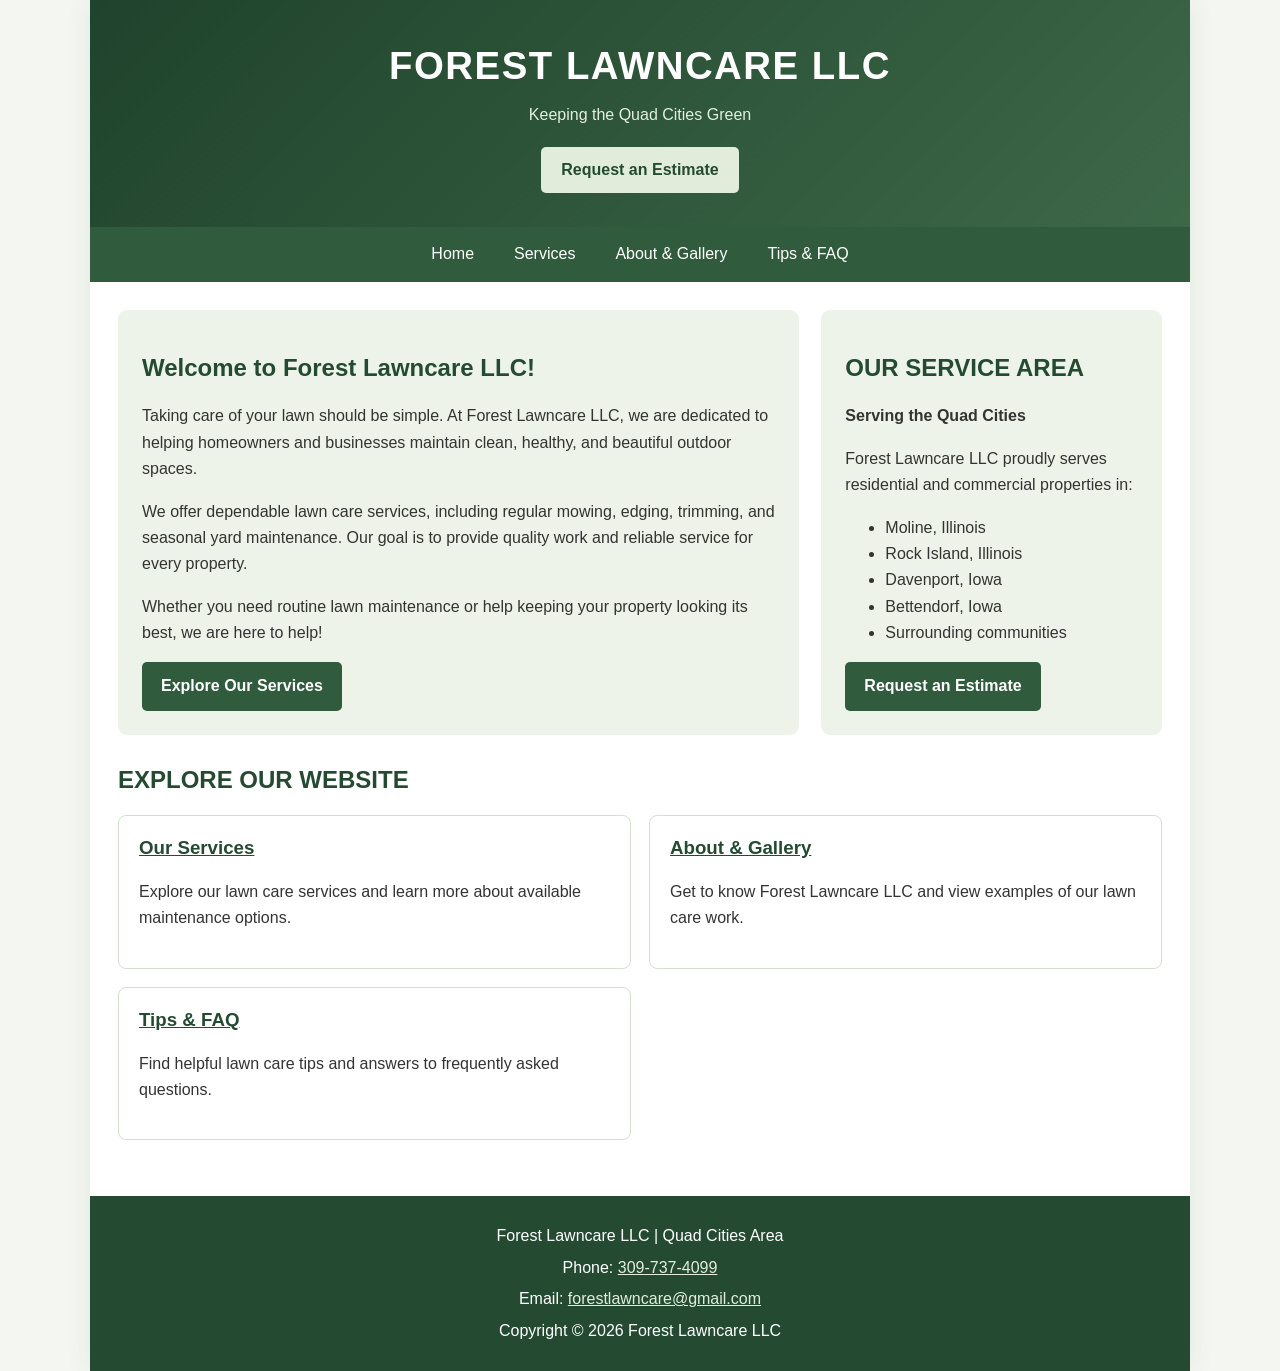
<file: index.html>
<!DOCTYPE html>
<html lang="en">
<head>
    <meta charset="utf-8">
    <meta name="viewport" content="width=device-width, initial-scale=1.0">
    <meta name="description" content="Forest Lawncare LLC provides dependable lawn care services for homes and businesses throughout the Quad Cities.">
    <meta name="keywords" content="Forest Lawncare LLC, Quad Cities lawn care, mowing, edging, yard maintenance">
    <meta name="author" content="Forest Lawncare LLC">
    <title>Forest Lawncare LLC | Home</title>
    <link rel="stylesheet" href="styles.css">
</head>

<body>

<div id="wrapper">

    <header>
        <div class="header-brand">
            <h1>FOREST LAWNCARE LLC</h1>
            <p class="tagline">Keeping the Quad Cities Green</p>
        </div>

        <a class="header-cta" href="services.html#estimate">
            Request an Estimate
        </a>
    </header>

    <nav>
        <ul>
            <li><a href="index.html">Home</a></li>
            <li><a href="services.html">Services</a></li>
            <li><a href="about.html">About &amp; Gallery</a></li>
            <li><a href="tips.html">Tips &amp; FAQ</a></li>
        </ul>
    </nav>

    <main>

        <div class="top-grid">

            <section class="intro-box">
                <h2>Welcome to Forest Lawncare LLC!</h2>

                <p>
                    Taking care of your lawn should be simple. At Forest
                    Lawncare LLC, we are dedicated to helping homeowners
                    and businesses maintain clean, healthy, and beautiful
                    outdoor spaces.
                </p>

                <p>
                    We offer dependable lawn care services, including
                    regular mowing, edging, trimming, and seasonal yard
                    maintenance. Our goal is to provide quality work and
                    reliable service for every property.
                </p>

                <p>
                    Whether you need routine lawn maintenance or help
                    keeping your property looking its best, we are here
                    to help!
                </p>

                <a class="btn" href="services.html">
                    Explore Our Services
                </a>
            </section>

            <aside class="service-area-box">
                <h2>OUR SERVICE AREA</h2>

                <p><strong>Serving the Quad Cities</strong></p>

                <p>
                    Forest Lawncare LLC proudly serves residential and
                    commercial properties in:
                </p>

                <ul>
                    <li>Moline, Illinois</li>
                    <li>Rock Island, Illinois</li>
                    <li>Davenport, Iowa</li>
                    <li>Bettendorf, Iowa</li>
                    <li>Surrounding communities</li>
                </ul>

                <a class="btn" href="services.html#estimate">
                    Request an Estimate
                </a>
            </aside>

        </div>

        <section class="explore-section">

            <h2>EXPLORE OUR WEBSITE</h2>

            <div class="explore-grid">

                <article class="card">
                    <h3>
                        <a href="services.html">Our Services</a>
                    </h3>

                    <p>
                        Explore our lawn care services and learn more
                        about available maintenance options.
                    </p>
                </article>

                <article class="card">
                    <h3>
                        <a href="about.html">About &amp; Gallery</a>
                    </h3>

                    <p>
                        Get to know Forest Lawncare LLC and view
                        examples of our lawn care work.
                    </p>
                </article>

                <article class="card">
                    <h3>
                        <a href="tips.html">Tips &amp; FAQ</a>
                    </h3>

                    <p>
                        Find helpful lawn care tips and answers to
                        frequently asked questions.
                    </p>
                </article>

            </div>
        </section>

    </main>

    <footer>

        <p>
            Forest Lawncare LLC | Quad Cities Area
        </p>

        <p>Phone: <a href="tel:+13097374099">309-737-4099</a></p>

        <p>
            Email:
            <a href="mailto:forestlawncare@gmail.com">
                forestlawncare@gmail.com
            </a>
        </p>

        <p>
            Copyright &copy; 2026 Forest Lawncare LLC
        </p>

        <p>
        </p>

    </footer>

</div>

</body>
</html>
</file>
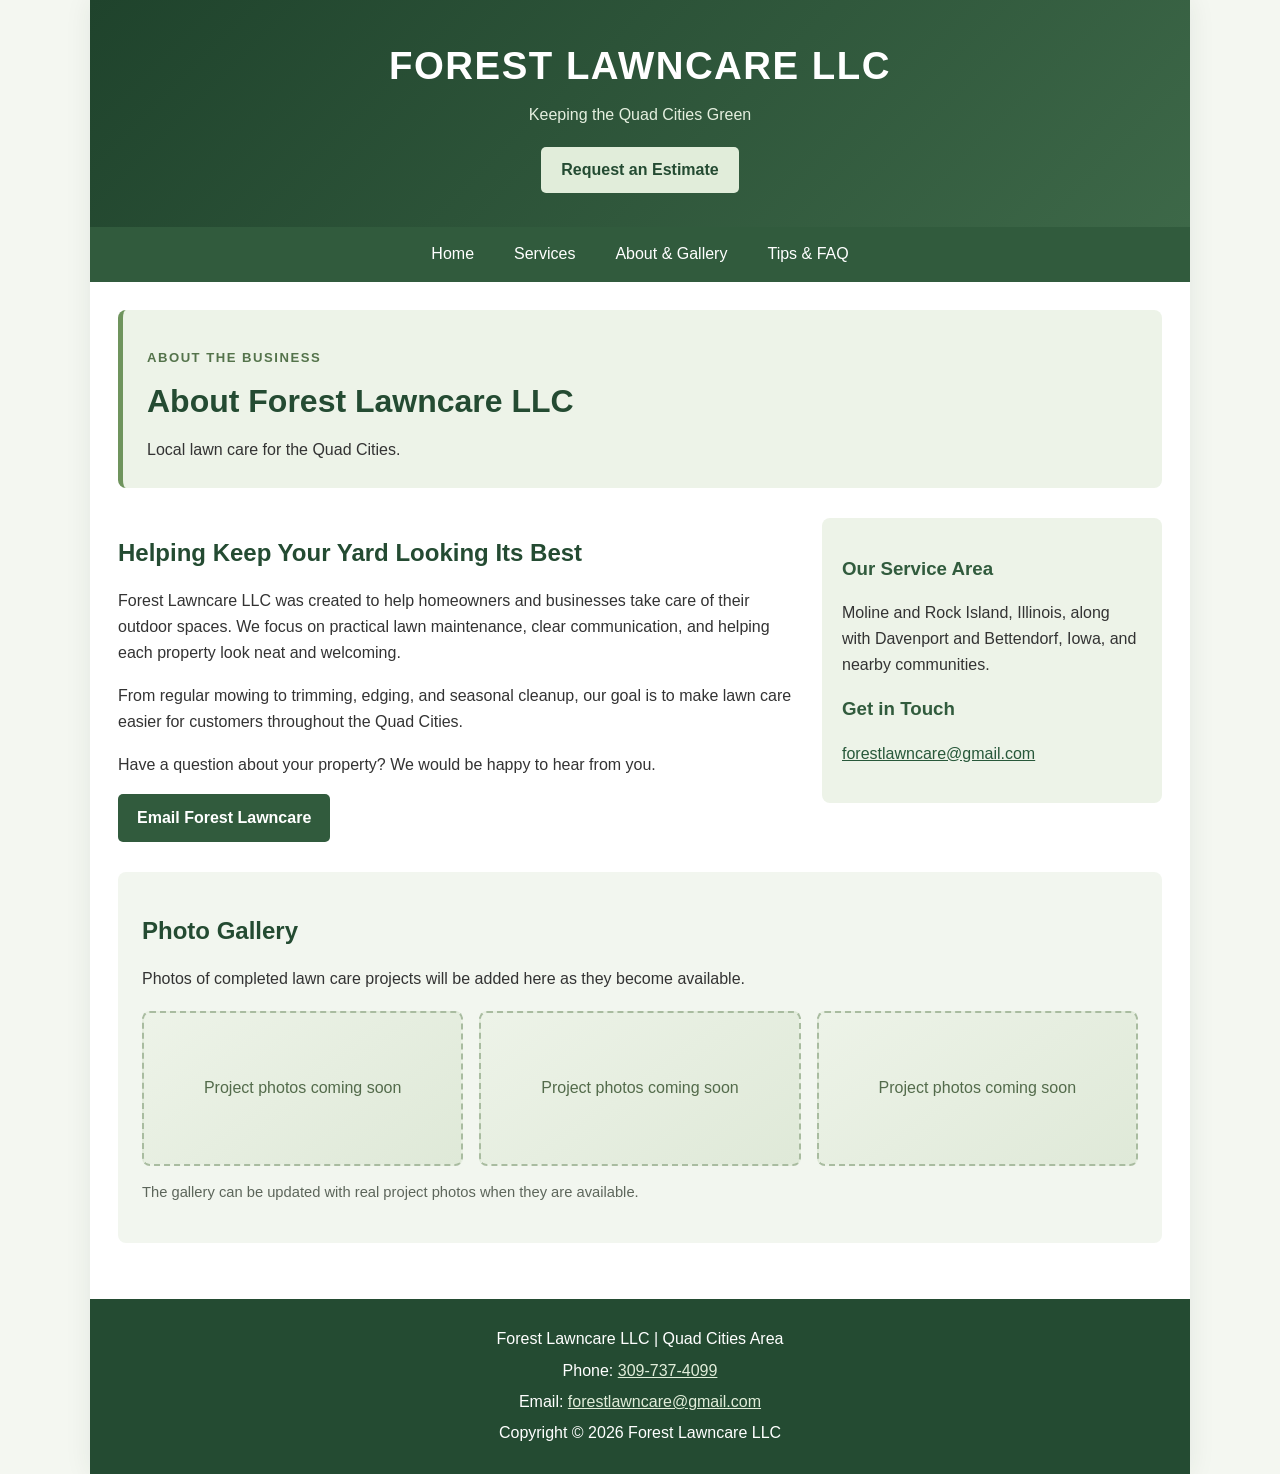
<file: about.html>
<!DOCTYPE html>
<html lang="en">
<head>
  <meta charset="utf-8">
  <meta name="viewport" content="width=device-width, initial-scale=1.0">
  <meta name="description" content="Learn about Forest Lawncare LLC and view the lawn care photo gallery.">
  <title>About & Gallery | Forest Lawncare LLC</title>
  <link rel="stylesheet" href="styles.css">
</head>
<body>
<div id="wrapper">
  <header>
    <div class="header-brand">
      <h1>FOREST LAWNCARE LLC</h1>
      <p class="tagline">Keeping the Quad Cities Green</p>
    </div>
    <a class="header-cta" href="services.html#estimate">Request an Estimate</a>
  </header>
  <nav aria-label="Main navigation">
    <ul>
      <li><a href="index.html">Home</a></li>
      <li><a href="services.html">Services</a></li>
      <li><a href="about.html">About &amp; Gallery</a></li>
      <li><a href="tips.html">Tips &amp; FAQ</a></li>
    </ul>
  </nav>
  <main>

    <section class="page-intro">
      <p class="eyebrow">ABOUT THE BUSINESS</p>
      <h2>About Forest Lawncare LLC</h2>
      <p>Local lawn care for the Quad Cities.</p>
    </section>
    <section class="content-section two-column">
      <div>
        <h2>Helping Keep Your Yard Looking Its Best</h2>
        <p>Forest Lawncare LLC was created to help homeowners and businesses take care of their outdoor spaces. We focus on practical lawn maintenance, clear communication, and helping each property look neat and welcoming.</p>
        <p>From regular mowing to trimming, edging, and seasonal cleanup, our goal is to make lawn care easier for customers throughout the Quad Cities.</p>
        <p>Have a question about your property? We would be happy to hear from you.</p>
        <a class="btn" href="mailto:forestlawncare@gmail.com">Email Forest Lawncare</a>
      </div>
      <aside class="highlight-panel">
        <h3>Our Service Area</h3>
        <p>Moline and Rock Island, Illinois, along with Davenport and Bettendorf, Iowa, and nearby communities.</p>
        <h3>Get in Touch</h3>
        <p><a href="mailto:forestlawncare@gmail.com">forestlawncare@gmail.com</a></p>
      </aside>
    </section>
    <section class="content-section shaded-section">
      <h2>Photo Gallery</h2>
      <p>Photos of completed lawn care projects will be added here as they become available.</p>
      <div class="gallery-placeholder-grid">
        <div class="gallery-placeholder"><span>Project photos coming soon</span></div>
        <div class="gallery-placeholder"><span>Project photos coming soon</span></div>
        <div class="gallery-placeholder"><span>Project photos coming soon</span></div>
      </div>
      <p class="small-note">The gallery can be updated with real project photos when they are available.</p>
    </section>
  </main>
  <footer>
    <p>Forest Lawncare LLC | Quad Cities Area</p>
    <p>Phone: <a href="tel:+13097374099">309-737-4099</a></p>
<p>Email: <a href="mailto:forestlawncare@gmail.com">forestlawncare@gmail.com</a></p>
    <p>Copyright &copy; 2026 Forest Lawncare LLC</p>
  </footer>
</div>
</body>
</html>
</file>
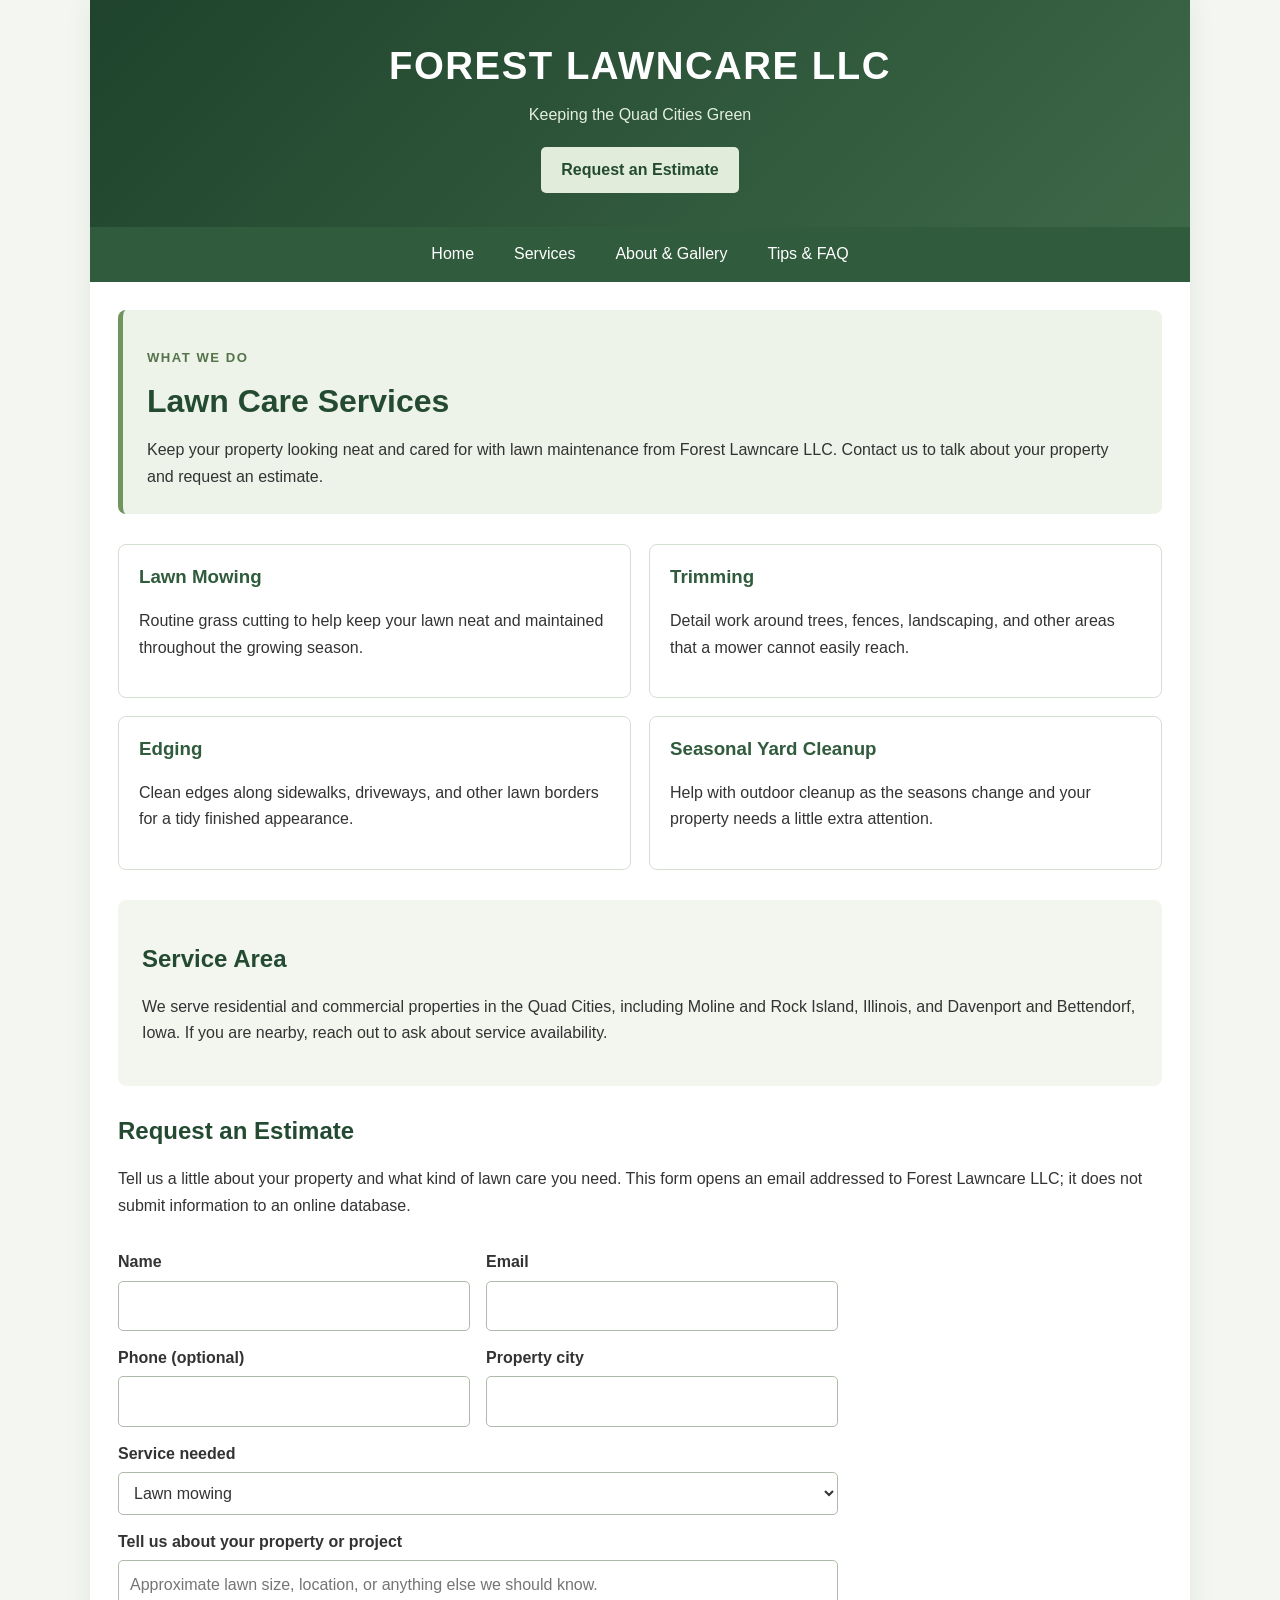
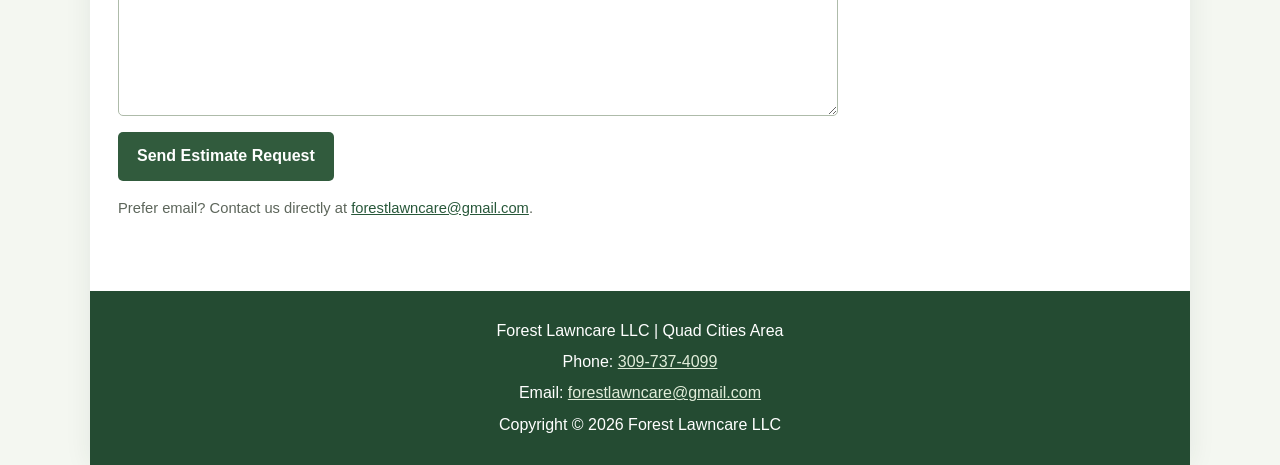
<file: services.html>
<!DOCTYPE html>
<html lang="en">
<head>
  <meta charset="utf-8">
  <meta name="viewport" content="width=device-width, initial-scale=1.0">
  <meta name="description" content="Lawn mowing, trimming, edging, and seasonal yard cleanup from Forest Lawncare LLC in the Quad Cities.">
  <title>Lawn Care Services | Forest Lawncare LLC</title>
  <link rel="stylesheet" href="styles.css">
</head>
<body>
<div id="wrapper">
  <header>
    <div class="header-brand">
      <h1>FOREST LAWNCARE LLC</h1>
      <p class="tagline">Keeping the Quad Cities Green</p>
    </div>
    <a class="header-cta" href="services.html#estimate">Request an Estimate</a>
  </header>
  <nav aria-label="Main navigation">
    <ul>
      <li><a href="index.html">Home</a></li>
      <li><a href="services.html">Services</a></li>
      <li><a href="about.html">About &amp; Gallery</a></li>
      <li><a href="tips.html">Tips &amp; FAQ</a></li>
    </ul>
  </nav>
  <main>

    <section class="page-intro">
      <p class="eyebrow">WHAT WE DO</p>
      <h2>Lawn Care Services</h2>
      <p>Keep your property looking neat and cared for with lawn maintenance from Forest Lawncare LLC. Contact us to talk about your property and request an estimate.</p>
    </section>
    <section class="content-section">
      <div class="service-grid">
        <article class="card service-card"><h3>Lawn Mowing</h3><p>Routine grass cutting to help keep your lawn neat and maintained throughout the growing season.</p></article>
        <article class="card service-card"><h3>Trimming</h3><p>Detail work around trees, fences, landscaping, and other areas that a mower cannot easily reach.</p></article>
        <article class="card service-card"><h3>Edging</h3><p>Clean edges along sidewalks, driveways, and other lawn borders for a tidy finished appearance.</p></article>
        <article class="card service-card"><h3>Seasonal Yard Cleanup</h3><p>Help with outdoor cleanup as the seasons change and your property needs a little extra attention.</p></article>
      </div>
    </section>
    <section class="content-section shaded-section">
      <h2>Service Area</h2>
      <p>We serve residential and commercial properties in the Quad Cities, including Moline and Rock Island, Illinois, and Davenport and Bettendorf, Iowa. If you are nearby, reach out to ask about service availability.</p>
    </section>
    <section class="content-section" id="estimate">
      <h2>Request an Estimate</h2>
      <p>Tell us a little about your property and what kind of lawn care you need. This form opens an email addressed to Forest Lawncare LLC; it does not submit information to an online database.</p>
      <form class="estimate-form" action="mailto:forestlawncare@gmail.com" method="post" enctype="text/plain">
        <div class="form-grid">
          <div><label for="customer-name">Name</label><input id="customer-name" name="Name" type="text" required></div>
          <div><label for="customer-email">Email</label><input id="customer-email" name="Email" type="email" required></div>
          <div><label for="customer-phone">Phone (optional)</label><input id="customer-phone" name="Phone" type="tel"></div>
          <div><label for="property-city">Property city</label><input id="property-city" name="Property city" type="text"></div>
        </div>
        <label for="requested-service">Service needed</label>
        <select id="requested-service" name="Service needed">
          <option value="Lawn mowing">Lawn mowing</option>
          <option value="Trimming and edging">Trimming and edging</option>
          <option value="Seasonal yard cleanup">Seasonal yard cleanup</option>
          <option value="Multiple services">Multiple services</option>
          <option value="Not sure yet">Not sure yet</option>
        </select>
        <label for="property-details">Tell us about your property or project</label>
        <textarea id="property-details" name="Project details" rows="5" placeholder="Approximate lawn size, location, or anything else we should know."></textarea>
        <button class="btn form-button" type="submit">Send Estimate Request</button>
      </form>
      <p class="small-note">Prefer email? Contact us directly at <a href="mailto:forestlawncare@gmail.com">forestlawncare@gmail.com</a>.</p>
    </section>
  </main>
  <footer>
    <p>Forest Lawncare LLC | Quad Cities Area</p>
    <p>Phone: <a href="tel:+13097374099">309-737-4099</a></p>
<p>Email: <a href="mailto:forestlawncare@gmail.com">forestlawncare@gmail.com</a></p>
    <p>Copyright &copy; 2026 Forest Lawncare LLC</p>
  </footer>
</div>
</body>
</html>
</file>
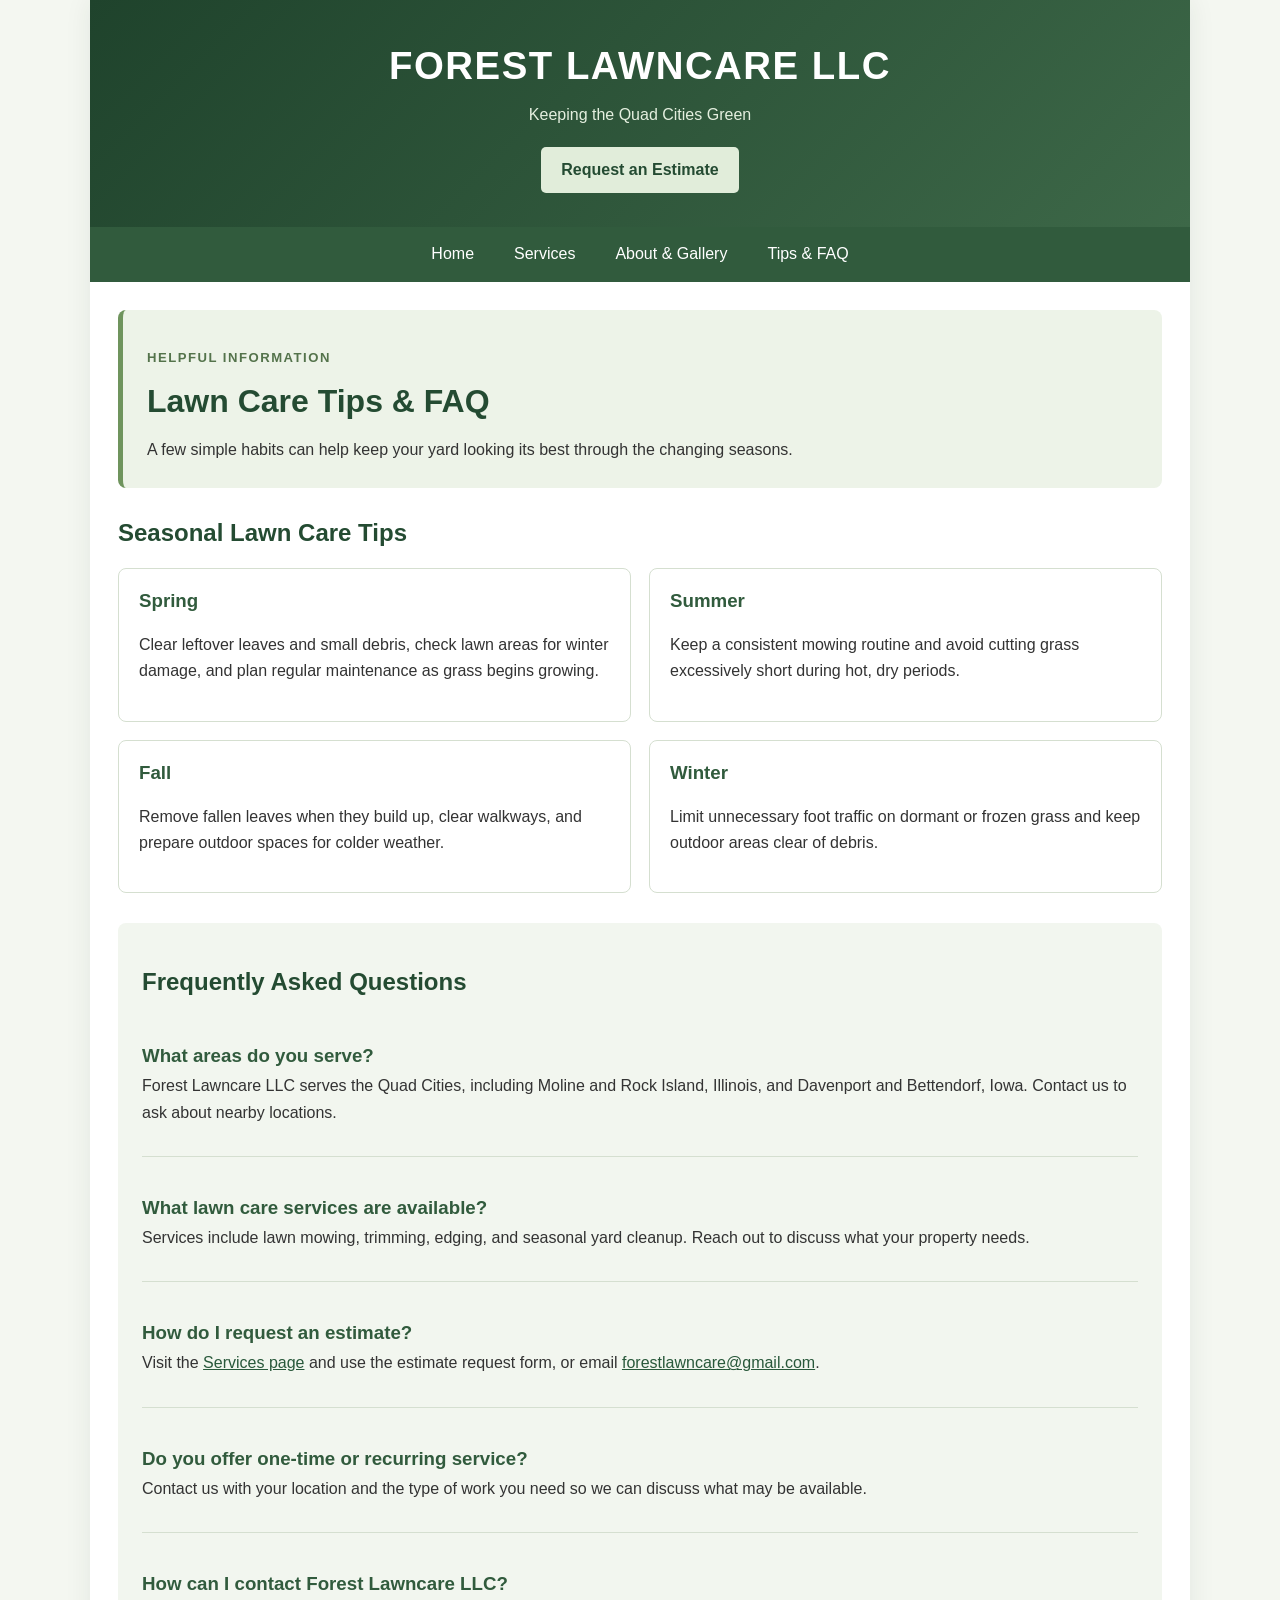
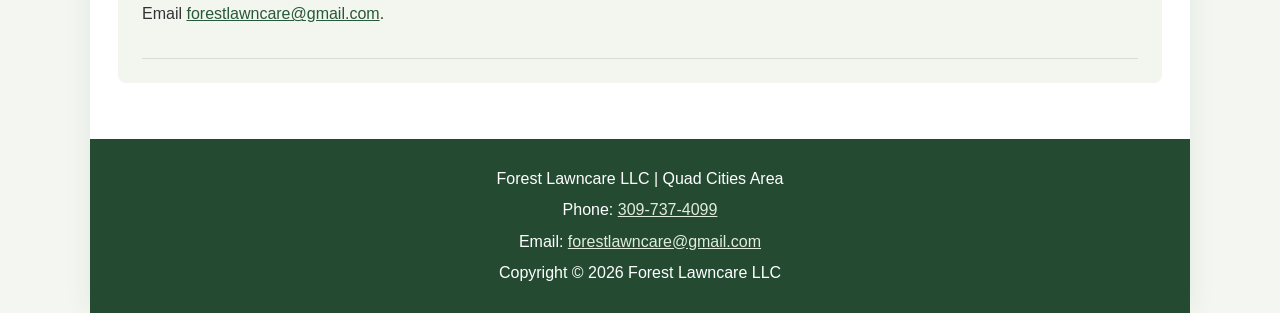
<file: tips.html>
<!DOCTYPE html>
<html lang="en">
<head>
  <meta charset="utf-8">
  <meta name="viewport" content="width=device-width, initial-scale=1.0">
  <meta name="description" content="Helpful seasonal lawn care reminders and answers to common questions from Forest Lawncare LLC.">
  <title>Lawn Care Tips & FAQ | Forest Lawncare LLC</title>
  <link rel="stylesheet" href="styles.css">
</head>
<body>
<div id="wrapper">
  <header>
    <div class="header-brand">
      <h1>FOREST LAWNCARE LLC</h1>
      <p class="tagline">Keeping the Quad Cities Green</p>
    </div>
    <a class="header-cta" href="services.html#estimate">Request an Estimate</a>
  </header>
  <nav aria-label="Main navigation">
    <ul>
      <li><a href="index.html">Home</a></li>
      <li><a href="services.html">Services</a></li>
      <li><a href="about.html">About &amp; Gallery</a></li>
      <li><a href="tips.html">Tips &amp; FAQ</a></li>
    </ul>
  </nav>
  <main>

    <section class="page-intro">
      <p class="eyebrow">HELPFUL INFORMATION</p>
      <h2>Lawn Care Tips &amp; FAQ</h2>
      <p>A few simple habits can help keep your yard looking its best through the changing seasons.</p>
    </section>
    <section class="content-section">
      <h2>Seasonal Lawn Care Tips</h2>
      <div class="tips-grid">
        <article class="card"><h3>Spring</h3><p>Clear leftover leaves and small debris, check lawn areas for winter damage, and plan regular maintenance as grass begins growing.</p></article>
        <article class="card"><h3>Summer</h3><p>Keep a consistent mowing routine and avoid cutting grass excessively short during hot, dry periods.</p></article>
        <article class="card"><h3>Fall</h3><p>Remove fallen leaves when they build up, clear walkways, and prepare outdoor spaces for colder weather.</p></article>
        <article class="card"><h3>Winter</h3><p>Limit unnecessary foot traffic on dormant or frozen grass and keep outdoor areas clear of debris.</p></article>
      </div>
    </section>
    <section class="content-section shaded-section">
      <h2>Frequently Asked Questions</h2>
      <div class="faq-list">
        <article class="faq-item"><h3>What areas do you serve?</h3><p>Forest Lawncare LLC serves the Quad Cities, including Moline and Rock Island, Illinois, and Davenport and Bettendorf, Iowa. Contact us to ask about nearby locations.</p></article>
        <article class="faq-item"><h3>What lawn care services are available?</h3><p>Services include lawn mowing, trimming, edging, and seasonal yard cleanup. Reach out to discuss what your property needs.</p></article>
        <article class="faq-item"><h3>How do I request an estimate?</h3><p>Visit the <a href="services.html#estimate">Services page</a> and use the estimate request form, or email <a href="mailto:forestlawncare@gmail.com">forestlawncare@gmail.com</a>.</p></article>
        <article class="faq-item"><h3>Do you offer one-time or recurring service?</h3><p>Contact us with your location and the type of work you need so we can discuss what may be available.</p></article>
        <article class="faq-item"><h3>How can I contact Forest Lawncare LLC?</h3><p>Email <a href="mailto:forestlawncare@gmail.com">forestlawncare@gmail.com</a>.</p></article>
      </div>
    </section>
  </main>
  <footer>
    <p>Forest Lawncare LLC | Quad Cities Area</p>
    <p>Phone: <a href="tel:+13097374099">309-737-4099</a></p>
<p>Email: <a href="mailto:forestlawncare@gmail.com">forestlawncare@gmail.com</a></p>
    <p>Copyright &copy; 2026 Forest Lawncare LLC</p>
  </footer>
</div>
</body>
</html>
</file>
<file: styles.css>
/* Forest Lawncare LLC - Website Styles */
* { box-sizing: border-box; }
html { scroll-behavior: smooth; }
body { margin: 0; font-family: Arial, Helvetica, sans-serif; background: #f4f7f1; color: #333; line-height: 1.65; }
a { color: #28583a; }
a:focus-visible, button:focus-visible, input:focus-visible, select:focus-visible, textarea:focus-visible { outline: 3px solid #c18b32; outline-offset: 3px; }
#wrapper { max-width: 1100px; margin: 0 auto; background: #fff; min-height: 100vh; box-shadow: 0 0 25px rgba(28,55,35,.08); }
header { background: linear-gradient(135deg, #1f432c, #3d6848); color: #fff; padding: 34px 24px; text-align: center; }
header h1 { margin: 0; font-size: clamp(1.8rem, 4vw, 2.4rem); letter-spacing: 1.5px; }
.tagline { margin: 5px 0 18px; color: #e4efdf; }
.header-cta { display: inline-block; background: #e1edda; color: #244b32; padding: 10px 20px; text-decoration: none; border-radius: 5px; font-weight: bold; }
nav { background: #315b3d; }
nav ul { list-style: none; margin: 0; padding: 0; display: flex; justify-content: center; flex-wrap: wrap; }
nav a { display: block; color: #fff; padding: 14px 20px; text-decoration: none; }
nav a:hover, nav a:focus { background: #244b32; }
main { padding: 28px; }
h2 { color: #244b32; line-height: 1.25; }
h3 { color: #315b3d; line-height: 1.3; }
.top-grid { display: grid; grid-template-columns: 2fr 1fr; gap: 22px; }
.intro-box, .service-area-box { background: #edf3e8; padding: 24px; border-radius: 9px; }
.btn { display: inline-block; background: #315b3d; color: #fff; padding: 11px 19px; text-decoration: none; border: 0; border-radius: 5px; font: inherit; font-weight: bold; cursor: pointer; }
.btn:hover { background: #244b32; }
.explore-section, .content-section { margin-top: 30px; }
.explore-grid, .service-grid, .tips-grid { display: grid; grid-template-columns: repeat(2, 1fr); gap: 18px; }
.card { border: 1px solid #d5dfd0; border-radius: 8px; padding: 20px; background: #fff; }
.card h3 { margin-top: 0; }
.card a { color: #244b32; font-weight: bold; }
.page-intro { padding: 24px; background: #edf3e8; border-left: 5px solid #6f945d; border-radius: 8px; }
.page-intro h2 { margin: 4px 0 10px; font-size: 2rem; }
.page-intro p:last-child { margin-bottom: 0; }
.eyebrow { color: #54734b; font-weight: bold; font-size: .82rem; letter-spacing: 1.5px; }
.shaded-section { background: #f2f6ef; padding: 24px; border-radius: 8px; }
.two-column { display: grid; grid-template-columns: 2fr 1fr; gap: 24px; align-items: start; }
.highlight-panel { background: #edf3e8; border-radius: 8px; padding: 20px; }
.gallery-placeholder-grid { display: grid; grid-template-columns: repeat(3, 1fr); gap: 16px; margin-top: 18px; }
.gallery-placeholder { min-height: 155px; display: grid; place-items: center; text-align: center; padding: 18px; border: 2px dashed #a9bca0; border-radius: 8px; color: #536b4b; background: linear-gradient(145deg, #edf3e8, #dfe9d8); }
.estimate-form { max-width: 720px; }
.estimate-form label { display: block; font-weight: bold; margin: 14px 0 5px; }
.estimate-form input, .estimate-form select, .estimate-form textarea { display: block; width: 100%; padding: 11px; border: 1px solid #aebbaa; border-radius: 5px; font: inherit; background: #fff; color: #333; }
.form-grid { display: grid; grid-template-columns: 1fr 1fr; gap: 0 16px; }
.form-button { margin-top: 16px; }
.small-note { font-size: .92rem; color: #5d665b; }
.faq-list { display: grid; gap: 12px; }
.faq-item { padding: 8px 0 14px; border-bottom: 1px solid #d5dfd0; }
.faq-item h3 { margin-bottom: 5px; }
.faq-item p { margin-top: 5px; }
footer { background: #244b32; color: #fff; text-align: center; padding: 22px; margin-top: 28px; }
footer p { margin: 5px 0; }
footer a { color: #e1edda; }
@media (max-width: 700px) {
  main { padding: 18px; }
  .top-grid, .explore-grid, .service-grid, .tips-grid, .two-column, .gallery-placeholder-grid, .form-grid { grid-template-columns: 1fr; }
  nav ul { flex-direction: column; text-align: center; }
  nav a { padding: 11px; }
}
</file>
